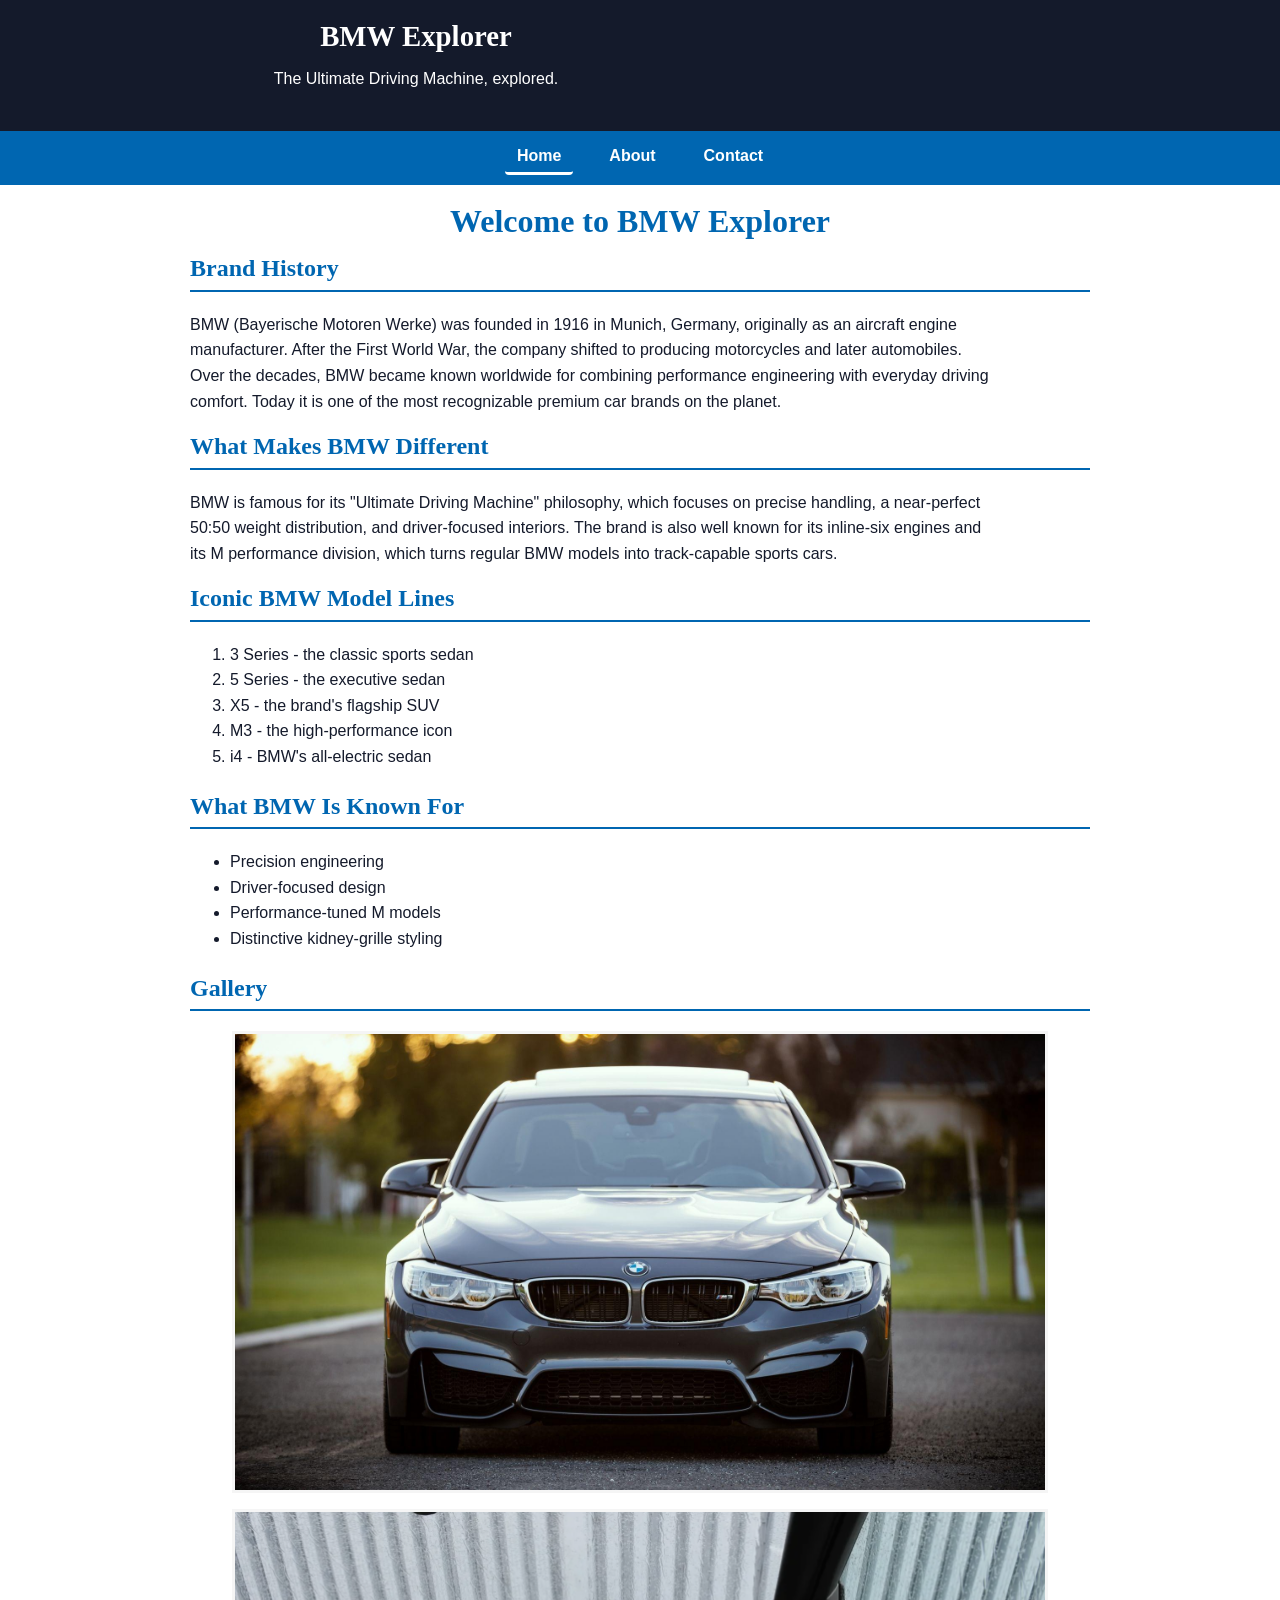
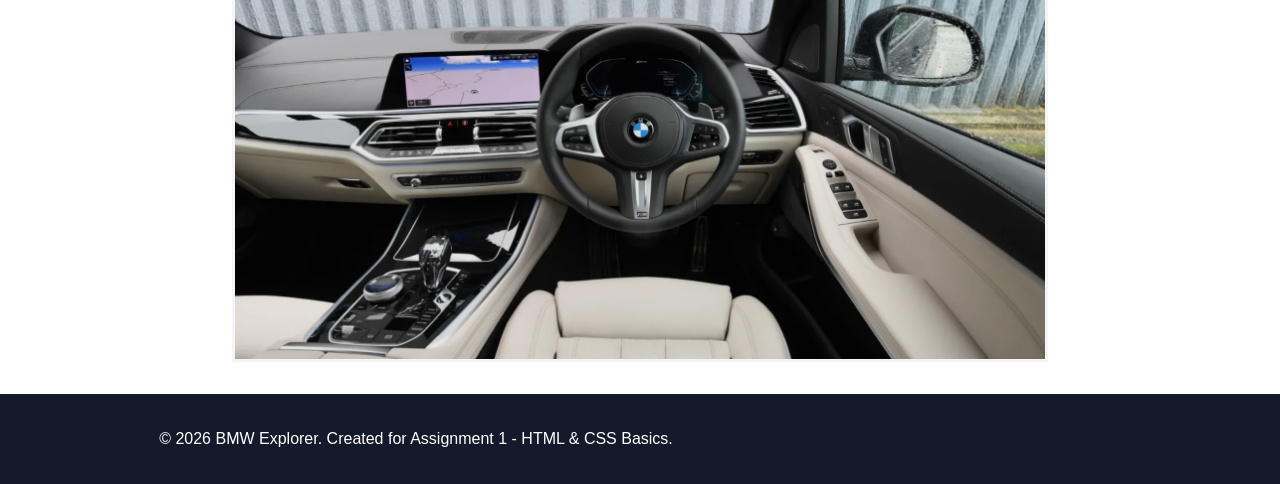
<file: index.html>
<!DOCTYPE html>
<html lang="en">
<head>
  <meta charset="UTF-8">
  <meta name="viewport" content="width=device-width, initial-scale=1.0">
  <title>BMW Explorer - Home</title>
  <link rel="stylesheet" href="css/style.css">
</head>
<body>

  <header>
    <p class="site-title">BMW Explorer</p>
    <p>The Ultimate Driving Machine, explored.</p>
  </header>

  <nav>
    <ul>
      <li><a href="index.html" class="active">Home</a></li>
      <li><a href="about.html">About</a></li>
      <li><a href="contact.html">Contact</a></li>
    </ul>
  </nav>

  <main>
    <h1>Welcome to BMW Explorer</h1>

    <section>
      <h2>Brand History</h2>
      <p>
        BMW (Bayerische Motoren Werke) was founded in 1916 in Munich, Germany,
        originally as an aircraft engine manufacturer. After the First World War,
        the company shifted to producing motorcycles and later automobiles.
        Over the decades, BMW became known worldwide for combining performance
        engineering with everyday driving comfort. Today it is one of the most
        recognizable premium car brands on the planet.
      </p>
    </section>

    <section>
      <h2>What Makes BMW Different</h2>
      <p>
        BMW is famous for its "Ultimate Driving Machine" philosophy, which
        focuses on precise handling, a near-perfect 50:50 weight distribution,
        and driver-focused interiors. The brand is also well known for its
        inline-six engines and its M performance division, which turns regular
        BMW models into track-capable sports cars.
      </p>
    </section>

    <h2>Iconic BMW Model Lines</h2>
    <ol>
      <li>3 Series - the classic sports sedan</li>
      <li>5 Series - the executive sedan</li>
      <li>X5 - the brand's flagship SUV</li>
      <li>M3 - the high-performance icon</li>
      <li>i4 - BMW's all-electric sedan</li>
    </ol>

    <h2>What BMW Is Known For</h2>
    <ul>
      <li>Precision engineering</li>
      <li>Driver-focused design</li>
      <li>Performance-tuned M models</li>
      <li>Distinctive kidney-grille styling</li>
    </ul>

    <h2>Gallery</h2>
    <img src="images/bmw-front.jpg" alt="Front view of a blue BMW sedan parked on a city street">
    <img src="images/bmw-interior.jpg" alt="Interior view of a BMW dashboard and steering wheel">

  </main>

  <footer>
    <p>&copy; 2026 BMW Explorer. Created for Assignment 1 - HTML & CSS Basics.</p>
  </footer>

</body>
</html>
</file>
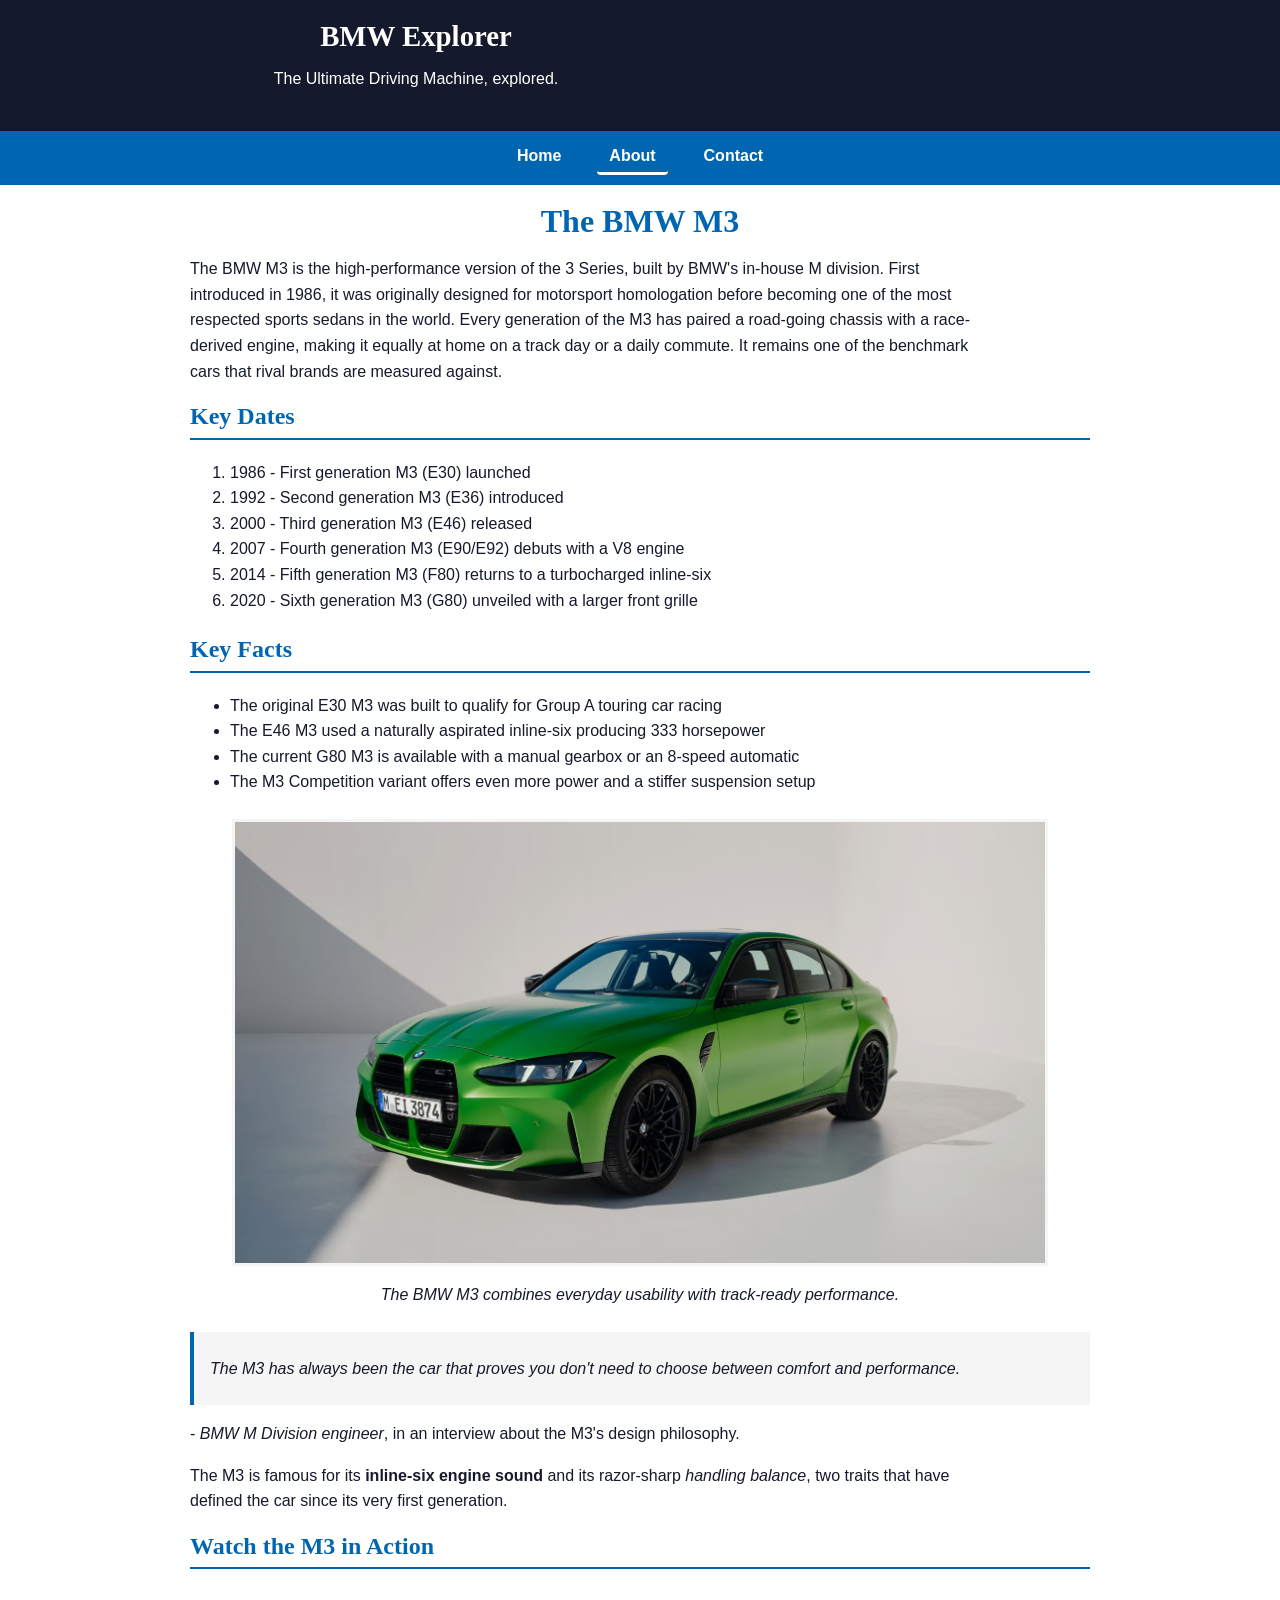
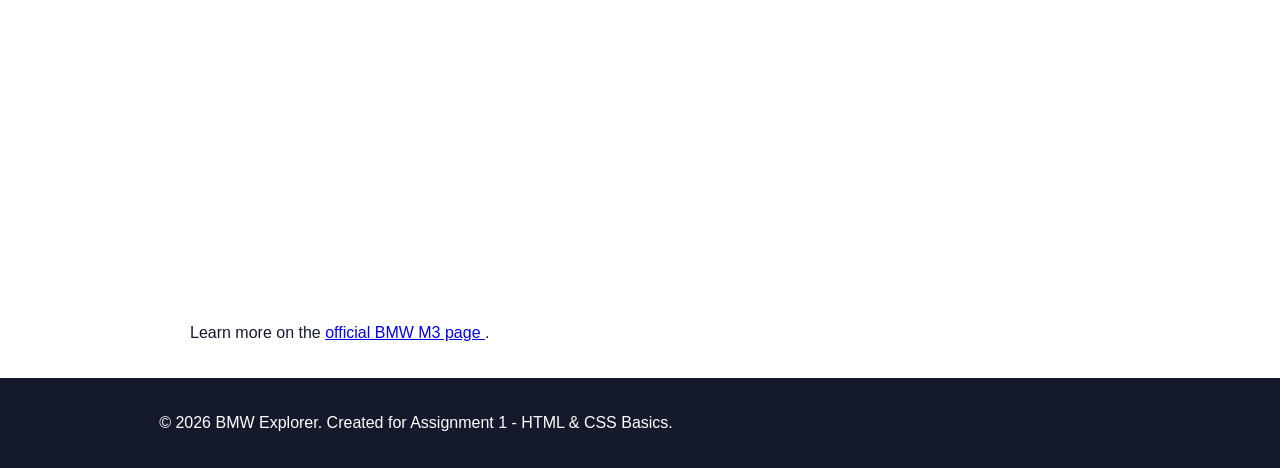
<file: about.html>
<!DOCTYPE html>
<html lang="en">
<head>
  <meta charset="UTF-8">
  <meta name="viewport" content="width=device-width, initial-scale=1.0">
  <title>BMW Explorer - About the M3</title>
  <link rel="stylesheet" href="css/style.css">
</head>
<body>

  <header>
    <p class="site-title">BMW Explorer</p>
    <p>The Ultimate Driving Machine, explored.</p>
  </header>

  <nav>
    <ul>
      <li><a href="index.html">Home</a></li>
      <li><a href="about.html" class="active">About</a></li>
      <li><a href="contact.html">Contact</a></li>
    </ul>
  </nav>

  <main>
    <h1>The BMW M3</h1>
    <p>
      The BMW M3 is the high-performance version of the 3 Series, built by
      BMW's in-house M division. First introduced in 1986, it was originally
      designed for motorsport homologation before becoming one of the most
      respected sports sedans in the world. Every generation of the M3 has
      paired a road-going chassis with a race-derived engine, making it
      equally at home on a track day or a daily commute. It remains one of
      the benchmark cars that rival brands are measured against.
    </p>

    <h2>Key Dates</h2>
    <ol>
      <li>1986 - First generation M3 (E30) launched</li>
      <li>1992 - Second generation M3 (E36) introduced</li>
      <li>2000 - Third generation M3 (E46) released</li>
      <li>2007 - Fourth generation M3 (E90/E92) debuts with a V8 engine</li>
      <li>2014 - Fifth generation M3 (F80) returns to a turbocharged inline-six</li>
      <li>2020 - Sixth generation M3 (G80) unveiled with a larger front grille</li>
    </ol>

    <h2>Key Facts</h2>
    <ul>
      <li>The original E30 M3 was built to qualify for Group A touring car racing</li>
      <li>The E46 M3 used a naturally aspirated inline-six producing 333 horsepower</li>
      <li>The current G80 M3 is available with a manual gearbox or an 8-speed automatic</li>
      <li>The M3 Competition variant offers even more power and a stiffer suspension setup</li>
    </ul>

    <figure>
      <img src="images/m3-side.jpg" alt="Side profile of a BMW M3 sports sedan on a race track">
      <figcaption>The BMW M3 combines everyday usability with track-ready performance.</figcaption>
    </figure>

    <blockquote>
      <p>The M3 has always been the car that proves you don't need to choose between comfort and performance.</p>
    </blockquote>
    <p>- <em>BMW M Division engineer</em>, in an interview about the M3's design philosophy.</p>

    <p>
      The M3 is famous for its <strong>inline-six engine sound</strong> and its
      razor-sharp <em>handling balance</em>, two traits that have defined the
      car since its very first generation.
    </p>

    <h2>Watch the M3 in Action</h2>
    <iframe width="560" height="315"
      src="https://www.youtube.com/embed/Wa2X5kYjSHs"
      title="BMW M3 review and onboard lap"
      allowfullscreen>
    </iframe>

    <p>
      Learn more on the
      <a href="https://www.bmw.com/en/all-models/m-series/m3/2023/bmw-m3-sedan.html" target="_blank" rel="noopener">
        official BMW M3 page
      </a>.
    </p>

  </main>

  <footer>
    <p>&copy; 2026 BMW Explorer. Created for Assignment 1 - HTML & CSS Basics.</p>
  </footer>

</body>
</html>
</file>
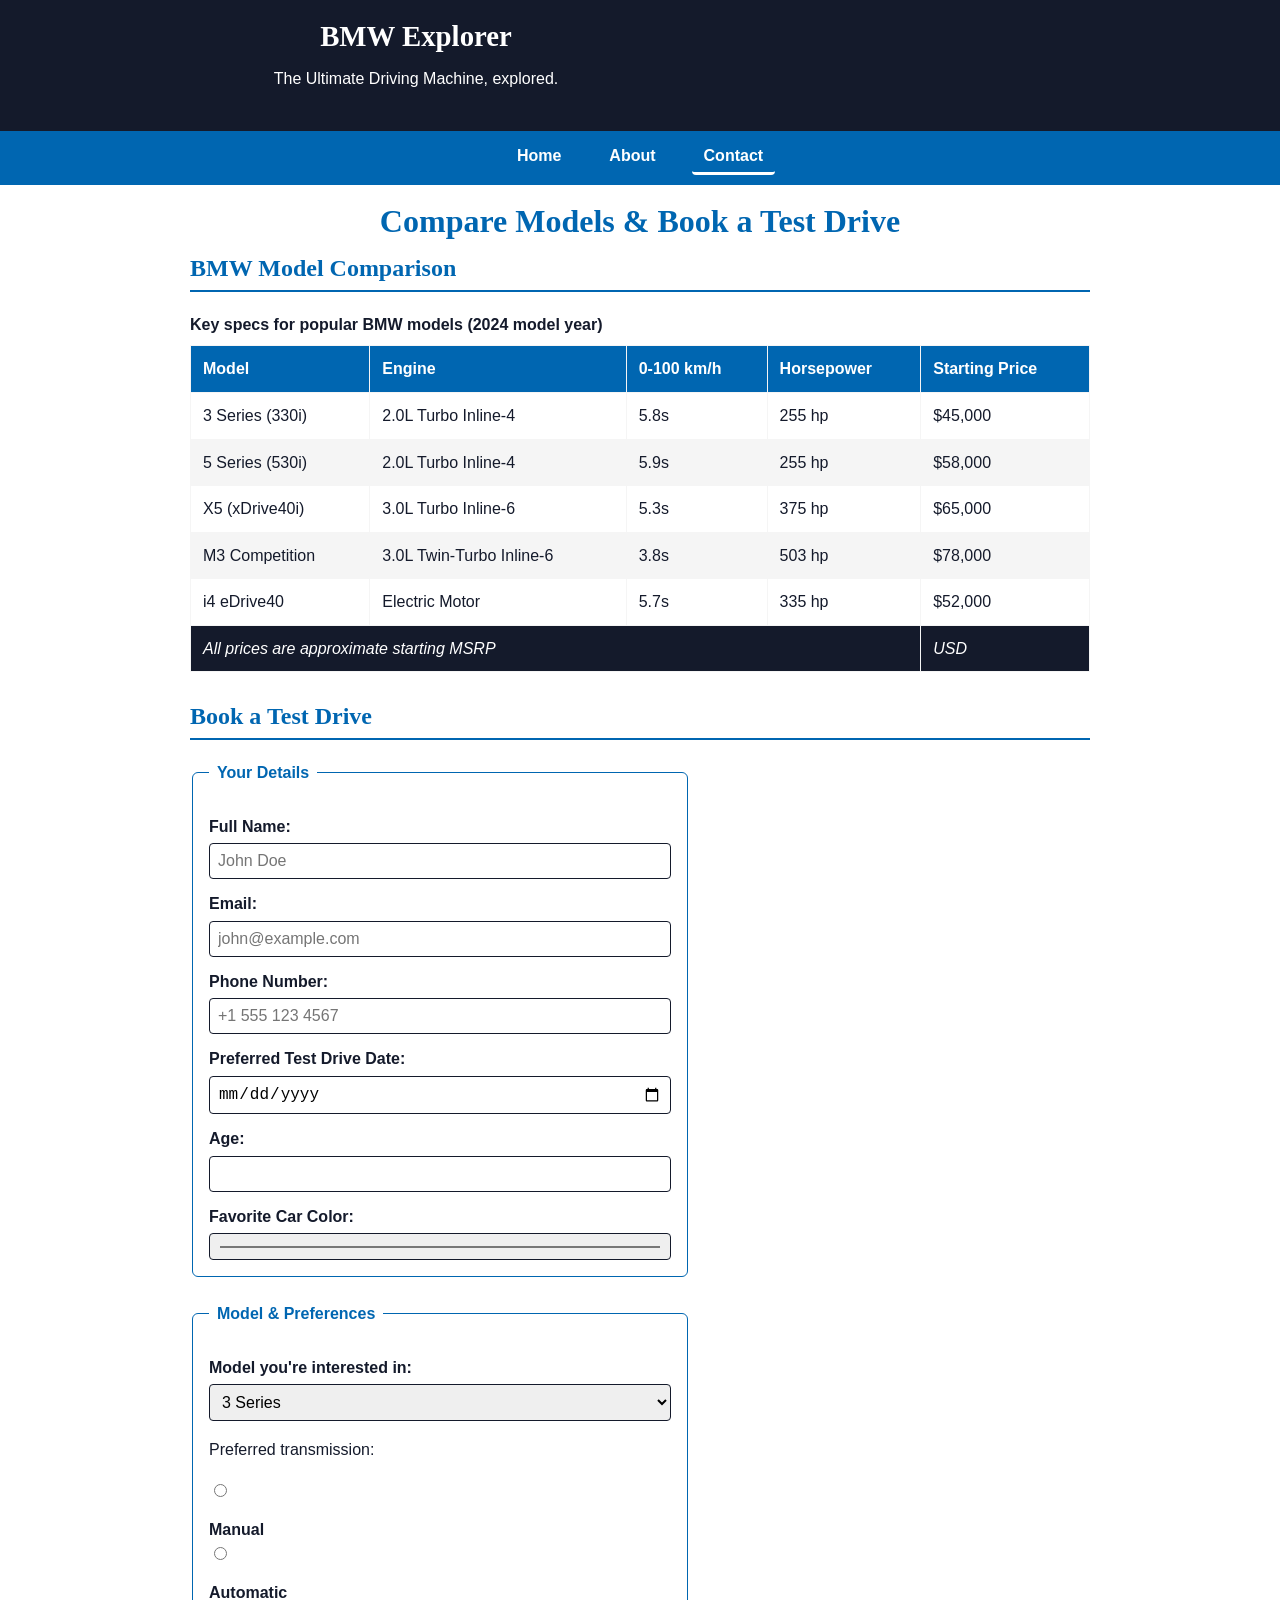
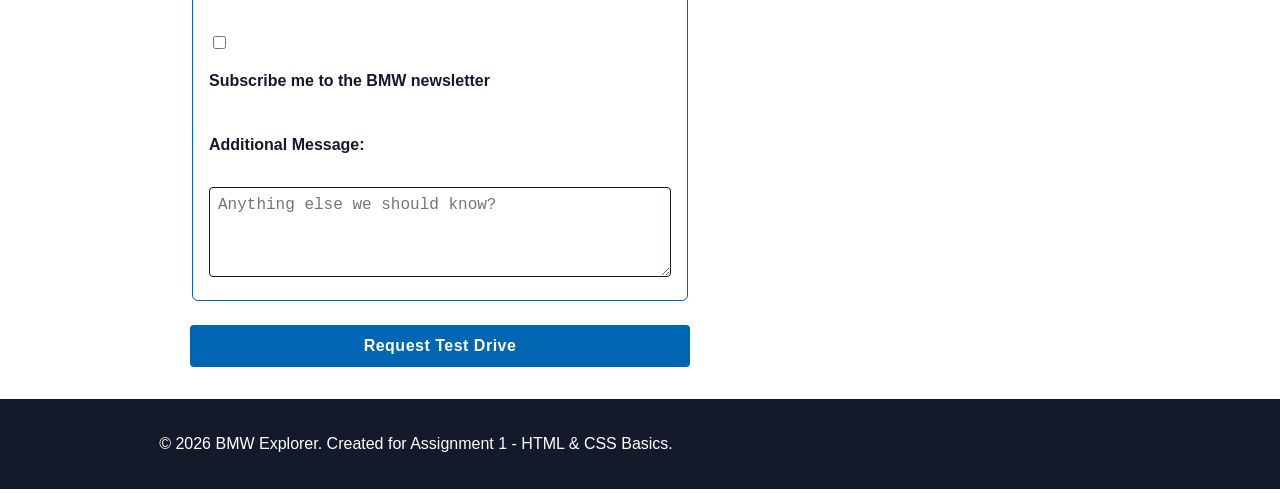
<file: contact.html>
<!DOCTYPE html>
<html lang="en">
<head>
  <meta charset="UTF-8">
  <meta name="viewport" content="width=device-width, initial-scale=1.0">
  <title>BMW Explorer - Compare Models & Contact</title>
  <link rel="stylesheet" href="css/style.css">
</head>
<body>

  <header>
    <p class="site-title">BMW Explorer</p>
    <p>The Ultimate Driving Machine, explored.</p>
  </header>

  <nav>
    <ul>
      <li><a href="index.html">Home</a></li>
      <li><a href="about.html">About</a></li>
      <li><a href="contact.html" class="active">Contact</a></li>
    </ul>
  </nav>

  <main>
    <h1>Compare Models & Book a Test Drive</h1>

    <h2>BMW Model Comparison</h2>
    <table>
      <caption>Key specs for popular BMW models (2024 model year)</caption>
      <thead>
        <tr>
          <th scope="col">Model</th>
          <th scope="col">Engine</th>
          <th scope="col">0-100 km/h</th>
          <th scope="col">Horsepower</th>
          <th scope="col">Starting Price</th>
        </tr>
      </thead>
      <tbody>
        <tr>
          <td>3 Series (330i)</td>
          <td>2.0L Turbo Inline-4</td>
          <td>5.8s</td>
          <td>255 hp</td>
          <td>$45,000</td>
        </tr>
        <tr>
          <td>5 Series (530i)</td>
          <td>2.0L Turbo Inline-4</td>
          <td>5.9s</td>
          <td>255 hp</td>
          <td>$58,000</td>
        </tr>
        <tr>
          <td>X5 (xDrive40i)</td>
          <td>3.0L Turbo Inline-6</td>
          <td>5.3s</td>
          <td>375 hp</td>
          <td>$65,000</td>
        </tr>
        <tr>
          <td>M3 Competition</td>
          <td>3.0L Twin-Turbo Inline-6</td>
          <td>3.8s</td>
          <td>503 hp</td>
          <td>$78,000</td>
        </tr>
        <tr>
          <td>i4 eDrive40</td>
          <td>Electric Motor</td>
          <td>5.7s</td>
          <td>335 hp</td>
          <td>$52,000</td>
        </tr>
      </tbody>
      <tfoot>
        <tr>
          <td colspan="4">All prices are approximate starting MSRP</td>
          <td>USD</td>
        </tr>
      </tfoot>
    </table>

    <h2>Book a Test Drive</h2>
    <form action="#" method="post">
      <fieldset>
        <legend>Your Details</legend>

        <label for="fullname">Full Name:</label>
        <input type="text" id="fullname" name="fullname" placeholder="John Doe" required>
        <br>

        <label for="email">Email:</label>
        <input type="email" id="email" name="email" placeholder="john@example.com" required>
        <br>

        <label for="phone">Phone Number:</label>
        <input type="tel" id="phone" name="phone" placeholder="+1 555 123 4567">
        <br>

        <label for="testdrive-date">Preferred Test Drive Date:</label>
        <input type="date" id="testdrive-date" name="testdrive-date" min="2026-01-01">
        <br>

        <label for="age">Age:</label>
        <input type="number" id="age" name="age" min="18" max="99">
        <br>

        <label for="fav-color">Favorite Car Color:</label>
        <input type="color" id="fav-color" name="fav-color" value="#0066b1">
        <br>
      </fieldset>

      <fieldset>
        <legend>Model & Preferences</legend>

        <label for="model">Model you're interested in:</label>
        <select id="model" name="model">
          <option value="3-series">3 Series</option>
          <option value="5-series">5 Series</option>
          <option value="x5">X5</option>
          <option value="m3">M3 Competition</option>
          <option value="i4">i4</option>
        </select>
        <br>

        <p>Preferred transmission:</p>
        <input type="radio" id="manual" name="transmission" value="manual">
        <label for="manual">Manual</label>

        <input type="radio" id="automatic" name="transmission" value="automatic">
        <label for="automatic">Automatic</label>
        <br>

        <input type="checkbox" id="newsletter" name="newsletter" value="yes">
        <label for="newsletter">Subscribe me to the BMW newsletter</label>
        <br>

        <label for="message">Additional Message:</label>
        <br>
        <textarea id="message" name="message" rows="4" cols="40" maxlength="300" placeholder="Anything else we should know?"></textarea>
      </fieldset>

      <button type="submit" id="submit-btn">Request Test Drive</button>
    </form>

  </main>

  <footer>
    <p>&copy; 2026 BMW Explorer. Created for Assignment 1 - HTML & CSS Basics.</p>
  </footer>

</body>
</html>
</file>
<file: css/style.css>
/* =========================================
   BMW Explorer - style.css
   Colors used (3-4 colors, 3 different formats):
   - BMW Blue:      #0066b1  (hex)
   - Dark Navy:     rgb(20, 26, 43)   (rgb)
   - Light Gray:    hsl(0, 0%, 96%)   (hsl)
   - White:         white             (name)
   ========================================= */

/* ---------- Base / element selectors ---------- */
body {
  margin: 0;
  padding: 0;
  font-family: "Segoe UI", Arial, sans-serif; /* font family #1 */
  color: rgb(20, 26, 43);
  background-color: white;
  line-height: 1.6em; /* em unit */
}

h1, h2 {
  font-family: "Georgia", serif; /* font family #2 - max 2 total */
  font-weight: 700;
  color: #0066b1;
}

h1 {
  font-size: 2rem;   /* rem unit */
  text-align: center;
}

h2 {
  font-size: 1.5rem;
  border-bottom: 2px solid #0066b1; /* border - box model */
  padding-bottom: 8px;              /* padding - box model */
}

p {
  font-size: 1rem;
  max-width: 800px;
}

img {
  max-width: 90%;    /* percentage unit */
  height: auto;
  display: block;
  margin: 16px auto; /* margin - box model */
  border: 3px solid hsl(0, 0%, 96%);
}

/* ---------- Header ---------- */
header {
  background-color: rgb(20, 26, 43);
  color: white;
  padding: 24px 16px; /* px unit, padding - box model */
  text-align: center;
}

.site-title {
  font-family: "Georgia", serif;
  font-size: 1.8rem;
  font-weight: 700;
  margin: 0;
}

/* ---------- Navigation ---------- */
nav {
  background-color: #0066b1;
  min-height: 6vh; /* vh unit */
}

nav ul {
  list-style: none;
  display: flex;
  justify-content: center;
  gap: 24px;
  margin: 0;
  padding: 12px 0;
}

nav a {
  color: white;
  text-decoration: none; /* removes underline */
  font-weight: 600;
  padding: 8px 12px;
  border-radius: 4px;
  transition: background-color 0.2s ease, transform 0.2s ease;
}

/* hover effect that changes more than just color */
nav a:hover {
  background-color: rgb(20, 26, 43);
  transform: translateY(-2px);
}

nav a.active {
  border-bottom: 3px solid white;
}

/* ---------- Main content ---------- */
main {
  max-width: 900px;
  margin: 24px auto;
  padding: 0 16px;
}

ul, ol {
  margin-bottom: 24px;
}

figure {
  text-align: center;
  margin: 24px 0;
}

figcaption {
  font-style: italic;
  color: rgb(20, 26, 43);
  margin-top: 8px;
}

blockquote {
  border-left: 4px solid #0066b1;
  margin: 16px 0;
  padding: 8px 16px;
  background-color: hsl(0, 0%, 96%);
  font-style: italic;
}

iframe {
  display: block;
  margin: 16px auto;
  max-width: 100%;
  border: none;
}

/* ---------- Table ---------- */
table {
  width: 100%;
  border-collapse: collapse;
  margin: 16px 0 32px 0;
}

caption {
  font-weight: 700;
  margin-bottom: 8px;
  text-align: left;
}

th, td {
  border: 1px solid hsl(0, 0%, 96%);
  padding: 10px 12px;
  text-align: left;
}

thead {
  background-color: #0066b1;
  color: white;
}

/* readable alternating rows - class selector */
tbody tr:nth-child(even) {
  background-color: hsl(0, 0%, 96%);
}

tfoot {
  font-style: italic;
  background-color: rgb(20, 26, 43);
  color: white;
}

/* ---------- Form ---------- */
form {
  max-width: 500px;
}

fieldset {
  border: 1px solid #0066b1;
  border-radius: 6px;
  margin-bottom: 24px;
  padding: 16px;
}

legend {
  font-weight: 700;
  color: #0066b1;
  padding: 0 8px;
}

label {
  display: block;
  margin-top: 12px;
  font-weight: 600;
}

input, select, textarea {
  width: 100%;
  padding: 8px;
  margin-top: 4px;
  border: 1px solid rgb(20, 26, 43);
  border-radius: 4px;
  font-size: 1rem;
  box-sizing: border-box;
}

input[type="radio"], input[type="checkbox"] {
  width: auto;
  display: inline-block;
  margin-right: 6px;
}

/* visible focus state, required by the assignment */
input:focus, select:focus, textarea:focus {
  outline: 3px solid #0066b1;
  outline-offset: 2px;
}

button {
  margin-top: 16px;
  background-color: #0066b1;
  color: white;
  border: none;
  padding: 12px 24px;
  border-radius: 4px;
  font-size: 1rem;
  cursor: pointer;
}

button:hover {
  background-color: rgb(20, 26, 43);
}

/* ID selector - used only once, on the unique submit button */
#submit-btn {
  display: block;
  width: 100%;
  font-weight: 700;
  letter-spacing: 0.5px;
}

/* ---------- Footer ---------- */
footer {
  background-color: rgb(20, 26, 43);
  color: white;
  text-align: center;
  padding: 16px;
  margin-top: 32px;
}
</file>
